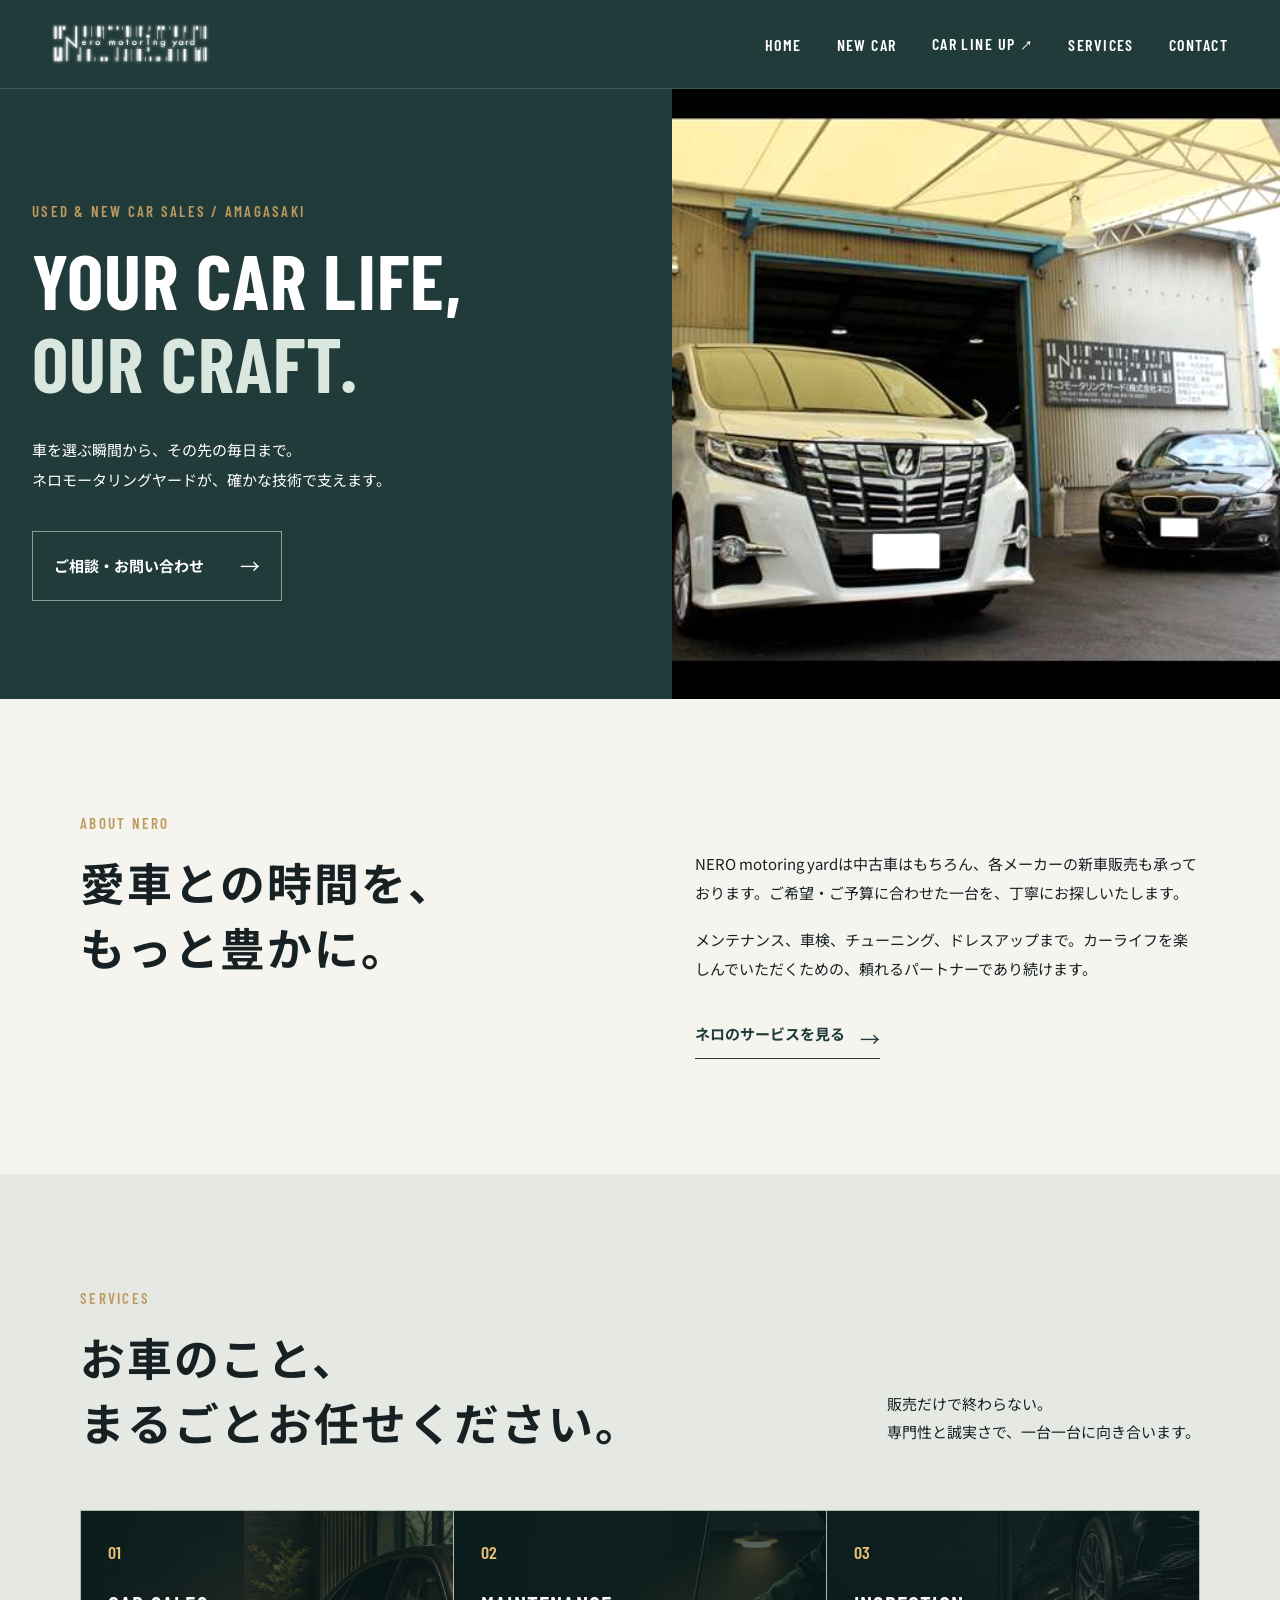
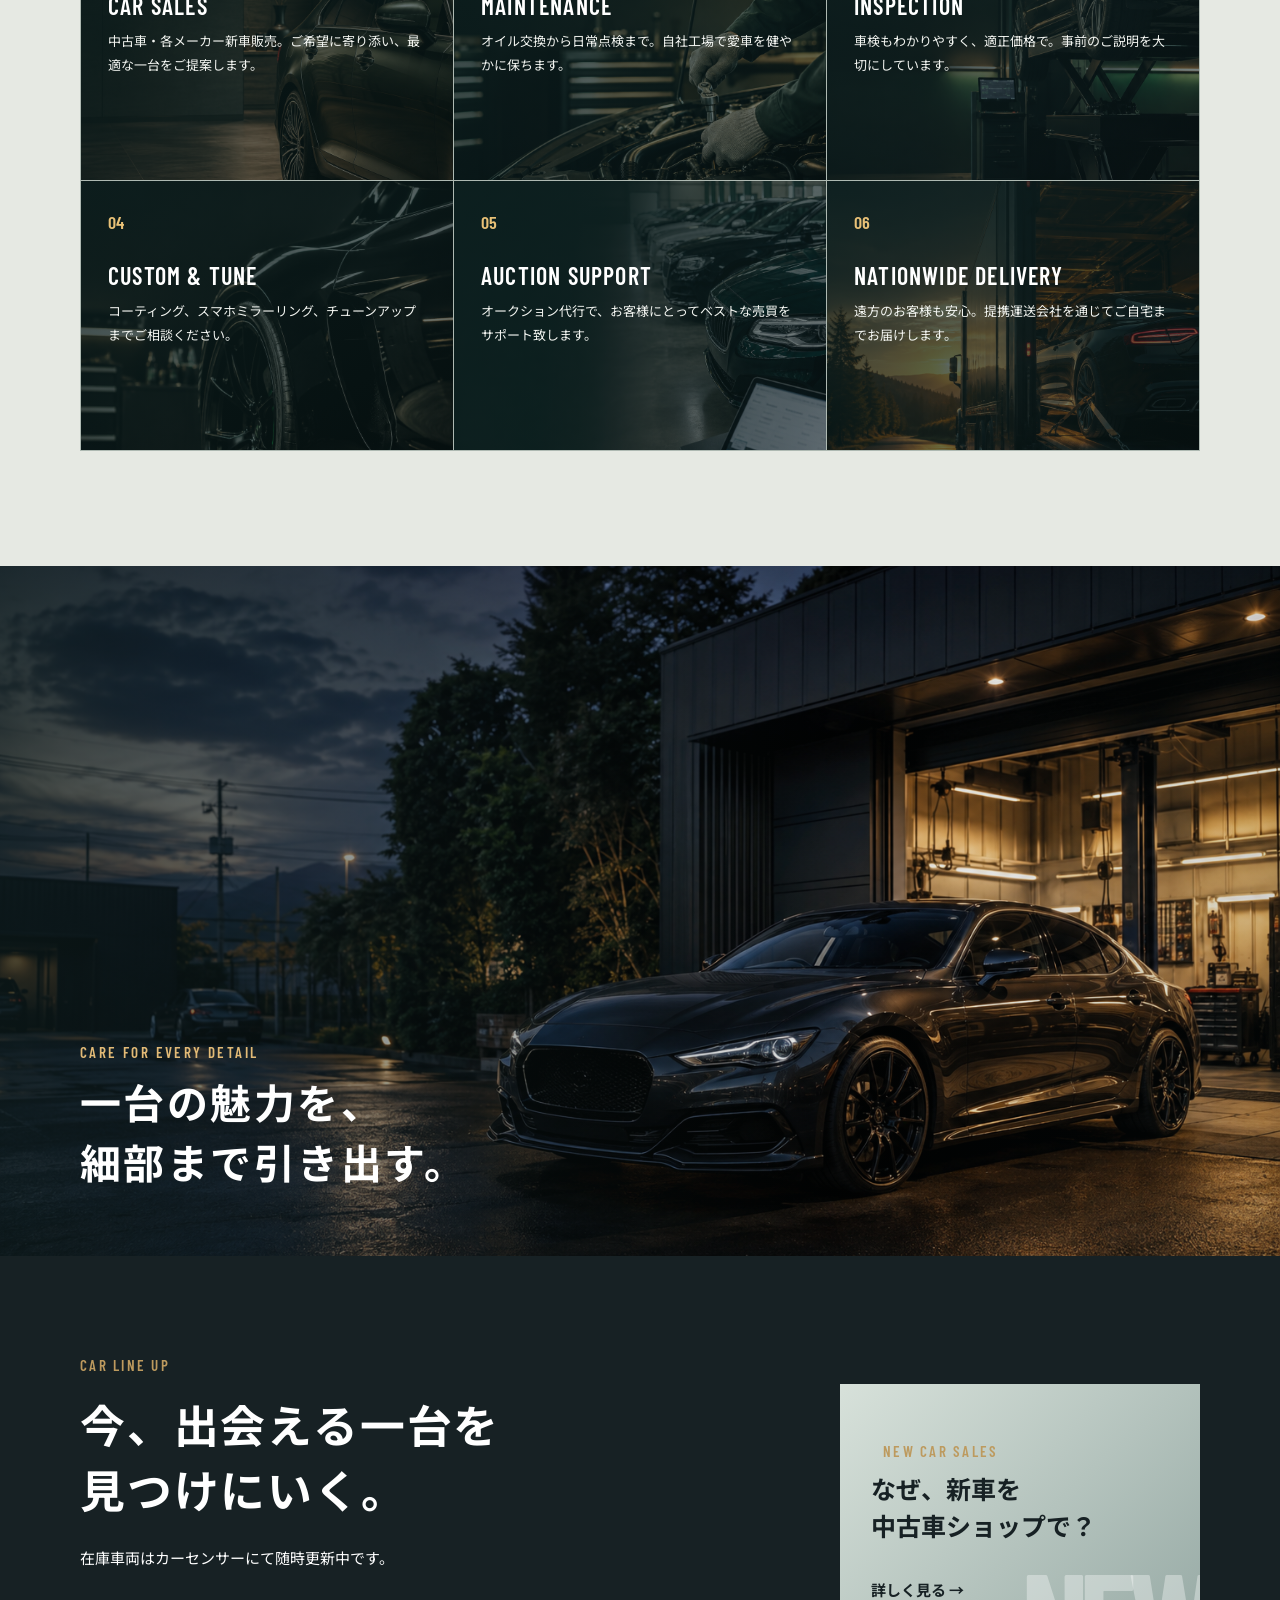
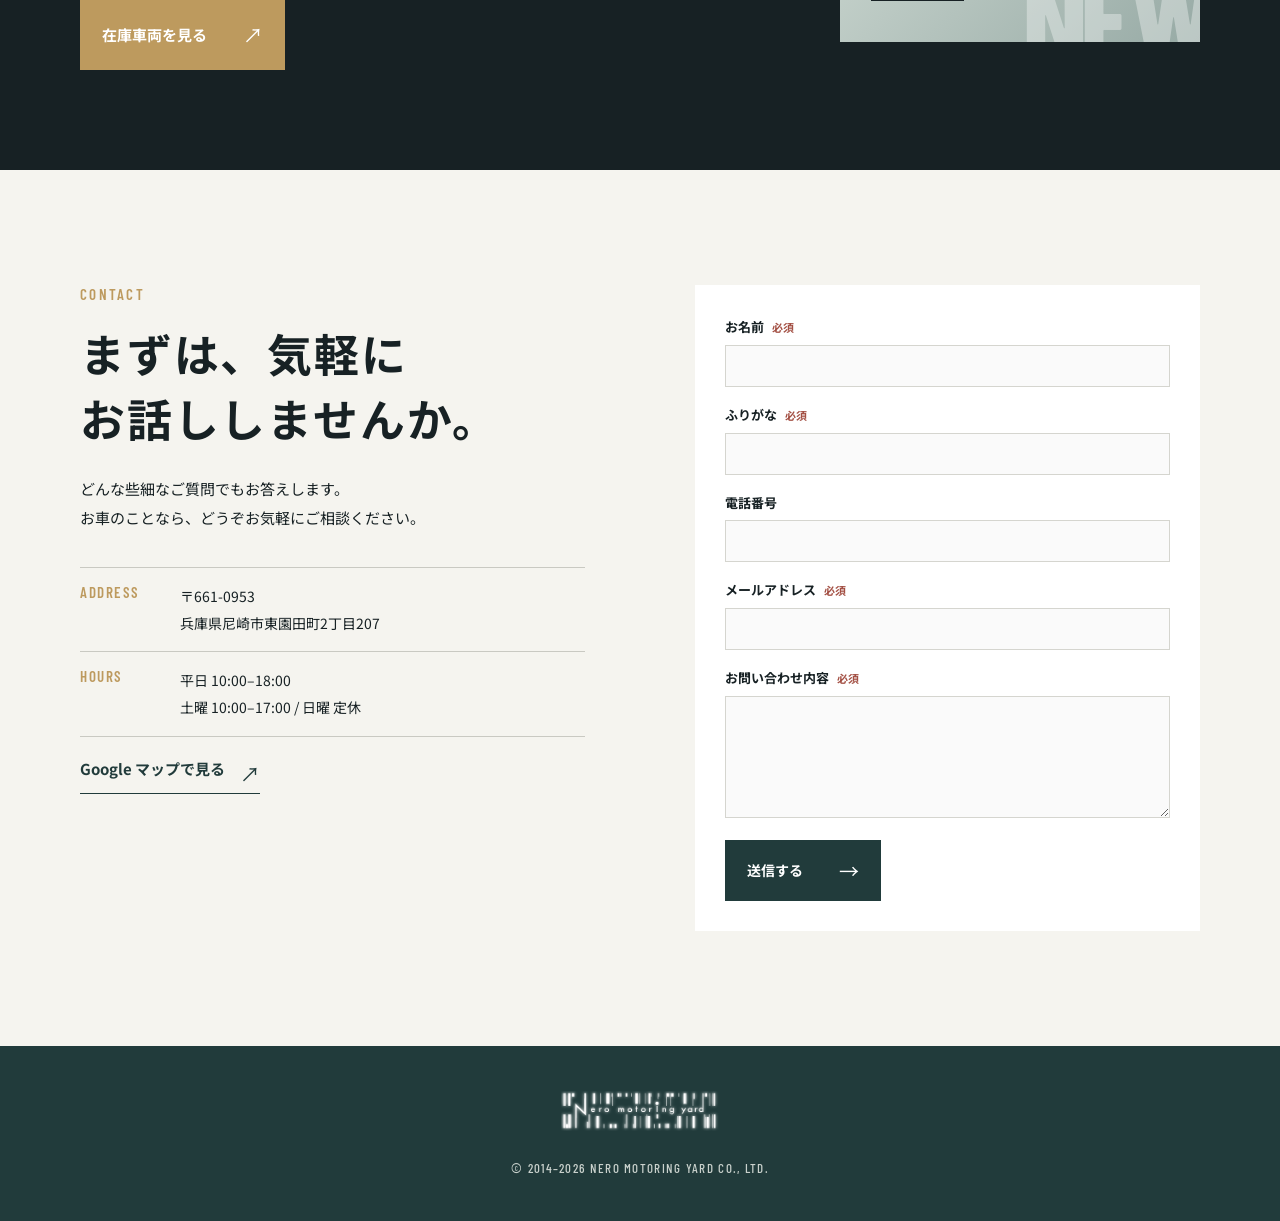
<file: index.html>
<!doctype html>
<html lang="ja">
<head>
  <meta charset="utf-8">
  <meta name="viewport" content="width=device-width, initial-scale=1">
  <meta name="description" content="兵庫県尼崎市のネロモータリングヤード。中古車・新車販売から整備、車検、カスタムまでカーライフをトータルサポートします。">
  <title>NERO MOTORING YARD｜関西中古車販売・車検・整備</title>
  <link rel="icon" href="/favicon.ico">
  <link rel="preconnect" href="https://fonts.googleapis.com">
  <link rel="preconnect" href="https://fonts.gstatic.com" crossorigin>
  <link href="https://fonts.googleapis.com/css2?family=Barlow+Condensed:wght@500;600;700&family=Noto+Sans+JP:wght@400;500;700&display=swap" rel="stylesheet">
  <link rel="stylesheet" href="/styles.css">
</head>
<body>
  <header class="site-header"><div class="header-inner">
    <a class="brand" href="#top" aria-label="NERO MOTORING YARD ホーム"><img src="/assets/logo.png" alt=""><span>NERO<br><small>MOTORING YARD</small></span></a>
    <button class="menu-button" aria-expanded="false" aria-controls="nav">MENU <span></span></button>
    <nav id="nav" class="nav"><a href="#top">HOME</a><a href="/newcar.html">NEW CAR</a><a href="https://www.carsensor.net/shop/hyogo/227070001/stocklist/" target="_blank" rel="noopener">CAR LINE UP <i>↗</i></a><a href="#services">SERVICES</a><a href="#contact">CONTACT</a></nav>
  </div></header>
  <main id="top">
    <section class="hero"><div class="hero-copy"><p class="eyebrow">USED & NEW CAR SALES / AMAGASAKI</p><h1>YOUR CAR LIFE,<br><em>OUR CRAFT.</em></h1><p class="lead">車を選ぶ瞬間から、その先の毎日まで。<br>ネロモータリングヤードが、確かな技術で支えます。</p><a class="button button-light" href="#contact">ご相談・お問い合わせ <b>→</b></a></div><div class="hero-image"><img src="/assets/hero.jpg" alt="ネロモータリングヤードの車両"></div></section>
    <section class="intro section"><div class="section-kicker">ABOUT NERO</div><div class="intro-grid"><h2>愛車との時間を、<br>もっと豊かに。</h2><div><p>NERO motoring yardは中古車はもちろん、各メーカーの新車販売も承っております。ご希望・ご予算に合わせた一台を、丁寧にお探しいたします。</p><p>メンテナンス、車検、チューニング、ドレスアップまで。カーライフを楽しんでいただくための、頼れるパートナーであり続けます。</p><a class="text-link" href="#services">ネロのサービスを見る <b>→</b></a></div></div></section>
    <section id="services" class="services section"><div class="section-heading"><div><p class="section-kicker">SERVICES</p><h2>お車のこと、<br>まるごとお任せください。</h2></div><p>販売だけで終わらない。<br>専門性と誠実さで、一台一台に向き合います。</p></div><div class="service-grid">
      <article class="service-card service-sales"><span>01</span><h3>CAR SALES</h3><p>中古車・各メーカー新車販売。ご希望に寄り添い、最適な一台をご提案します。</p></article>
      <article class="service-card service-maintenance"><span>02</span><h3>MAINTENANCE</h3><p>オイル交換から日常点検まで。自社工場で愛車を健やかに保ちます。</p></article>
      <article class="service-card service-inspection"><span>03</span><h3>INSPECTION</h3><p>車検もわかりやすく、適正価格で。事前のご説明を大切にしています。</p></article>
      <article class="service-card service-custom"><span>04</span><h3>CUSTOM & TUNE</h3><p>コーティング、スマホミラーリング、チューンアップまでご相談ください。</p></article>
      <article class="service-card service-auction"><span>05</span><h3>AUCTION SUPPORT</h3><p>オークション代行で、お客様にとってベストな売買をサポート致します。</p></article>
      <article class="service-card service-delivery"><span>06</span><h3>NATIONWIDE DELIVERY</h3><p>遠方のお客様も安心。提携運送会社を通じてご自宅までお届けします。</p></article>
    </div></section>
    <section class="feature-photo"><img src="/assets/workshop-feature.png" alt="夕暮れのネロモータリングヤードをイメージした整備工場と車両"><div class="feature-caption"><p>CARE FOR EVERY DETAIL</p><strong>一台の魅力を、<br>細部まで引き出す。</strong></div></section>
    <section class="stock"><div class="stock-content"><p class="section-kicker">CAR LINE UP</p><h2>今、出会える一台を<br>見つけにいく。</h2><p>在庫車両はカーセンサーにて随時更新中です。</p><a class="button" href="https://www.carsensor.net/shop/hyogo/227070001/stocklist/" target="_blank" rel="noopener">在庫車両を見る <b>↗</b></a></div><a class="stock-card stock-card-new" href="/newcar.html"><p class="section-kicker">NEW CAR SALES</p><h3>なぜ、新車を<br>中古車ショップで？</h3><span>詳しく見る →</span></a></section>
    <section id="contact" class="contact section"><div class="contact-copy"><p class="section-kicker">CONTACT</p><h2>まずは、気軽に<br>お話ししませんか。</h2><p>どんな些細なご質問でもお答えします。<br>お車のことなら、どうぞお気軽にご相談ください。</p><dl><div><dt>ADDRESS</dt><dd>〒661-0953<br>兵庫県尼崎市東園田町2丁目207</dd></div><div><dt>HOURS</dt><dd>平日 10:00–18:00<br>土曜 10:00–17:00 / 日曜 定休</dd></div></dl><a class="text-link" href="https://maps.google.com/?q=兵庫県尼崎市東園田町2丁目207" target="_blank" rel="noopener">Google マップで見る <b>↗</b></a></div>
      <form class="contact-form" name="contact" method="POST" data-netlify="true" netlify-honeypot="bot-field"><input type="hidden" name="form-name" value="contact"><p class="hidden"><label>Don't fill this out: <input name="bot-field"></label></p><label>お名前 <em>必須</em><input name="name" required autocomplete="name"></label><label>ふりがな <em>必須</em><input name="kana" required></label><label>電話番号<input type="tel" name="tel" autocomplete="tel"></label><label>メールアドレス <em>必須</em><input type="email" name="email" required autocomplete="email"></label><label>お問い合わせ内容 <em>必須</em><textarea name="message" rows="5" required></textarea></label><button class="button" type="submit">送信する <b>→</b></button></form>
    </section>
  </main>
  <footer><a class="brand footer-brand" href="#top"><img src="/assets/logo.png" alt=""><span>NERO<br><small>MOTORING YARD</small></span></a><p>© 2014–2026 NERO MOTORING YARD CO., LTD.</p></footer>
  <script src="/script.js"></script>
</body></html>
</file>
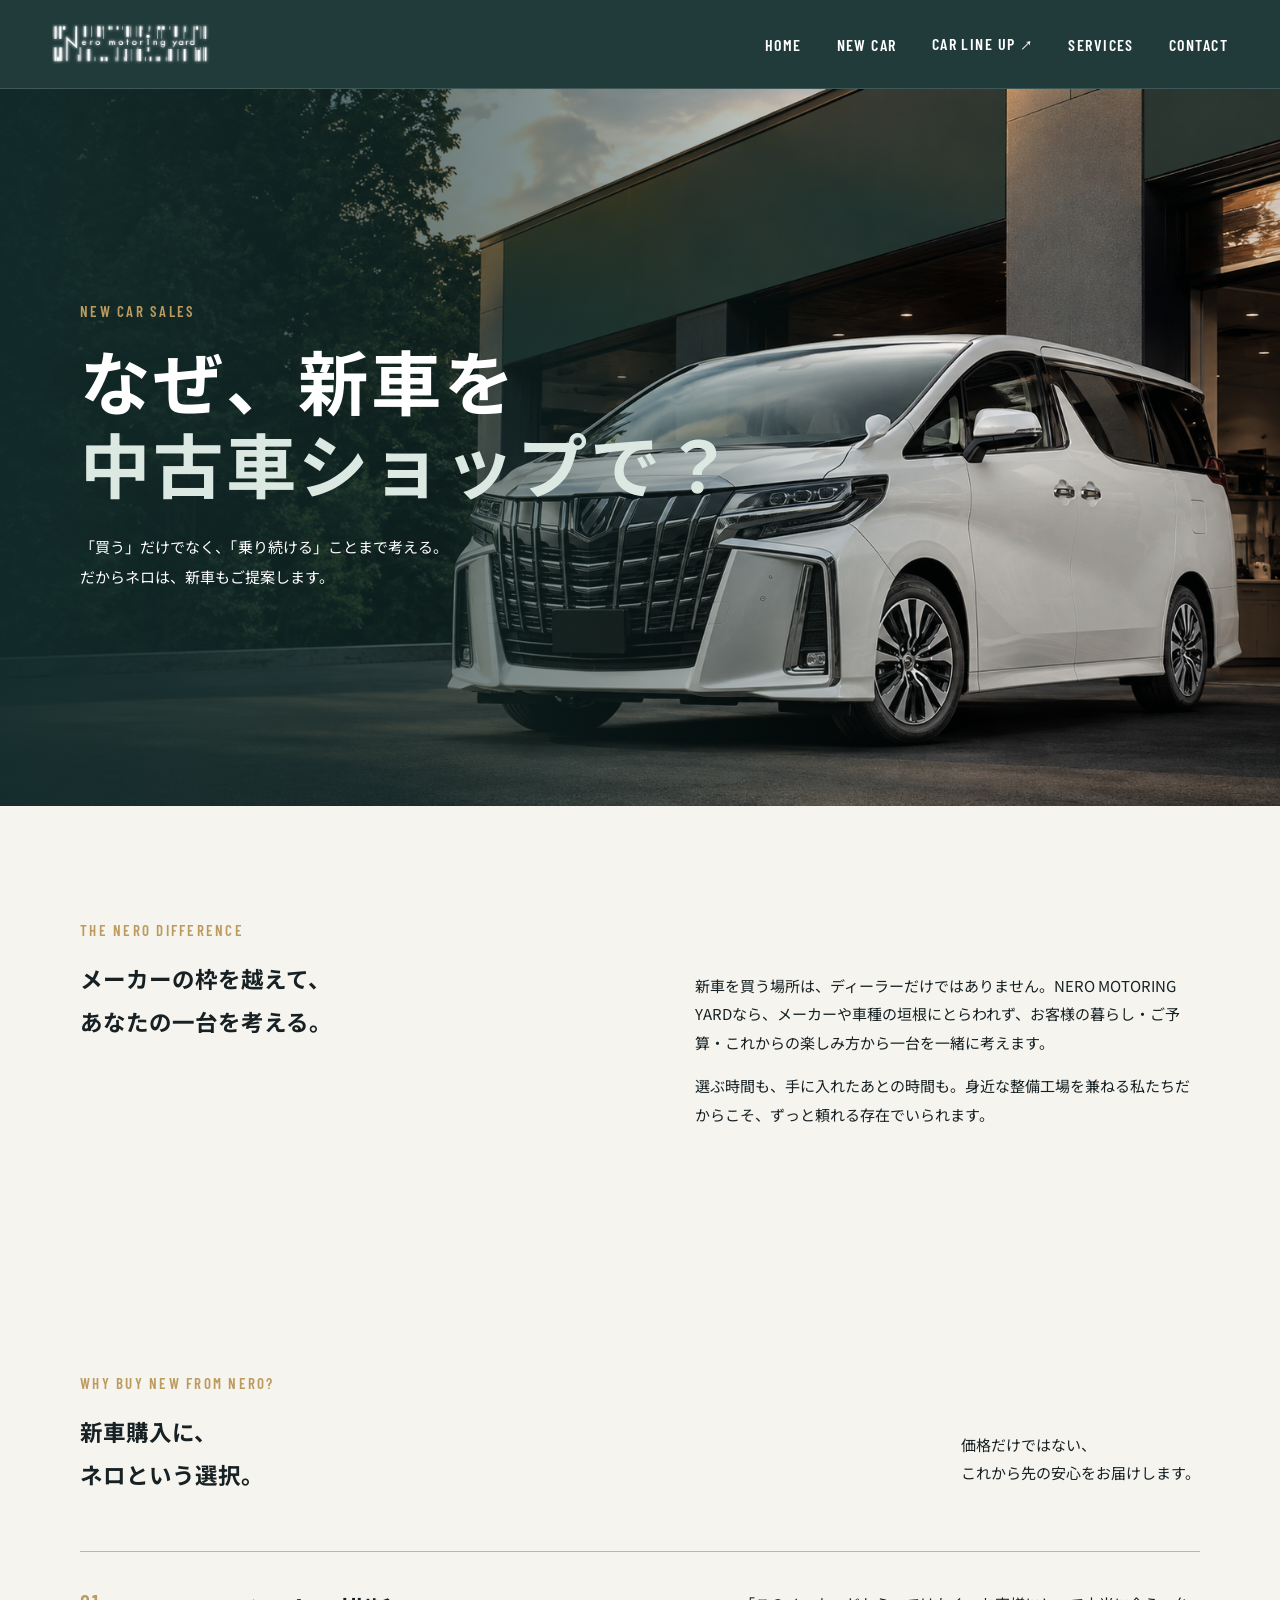
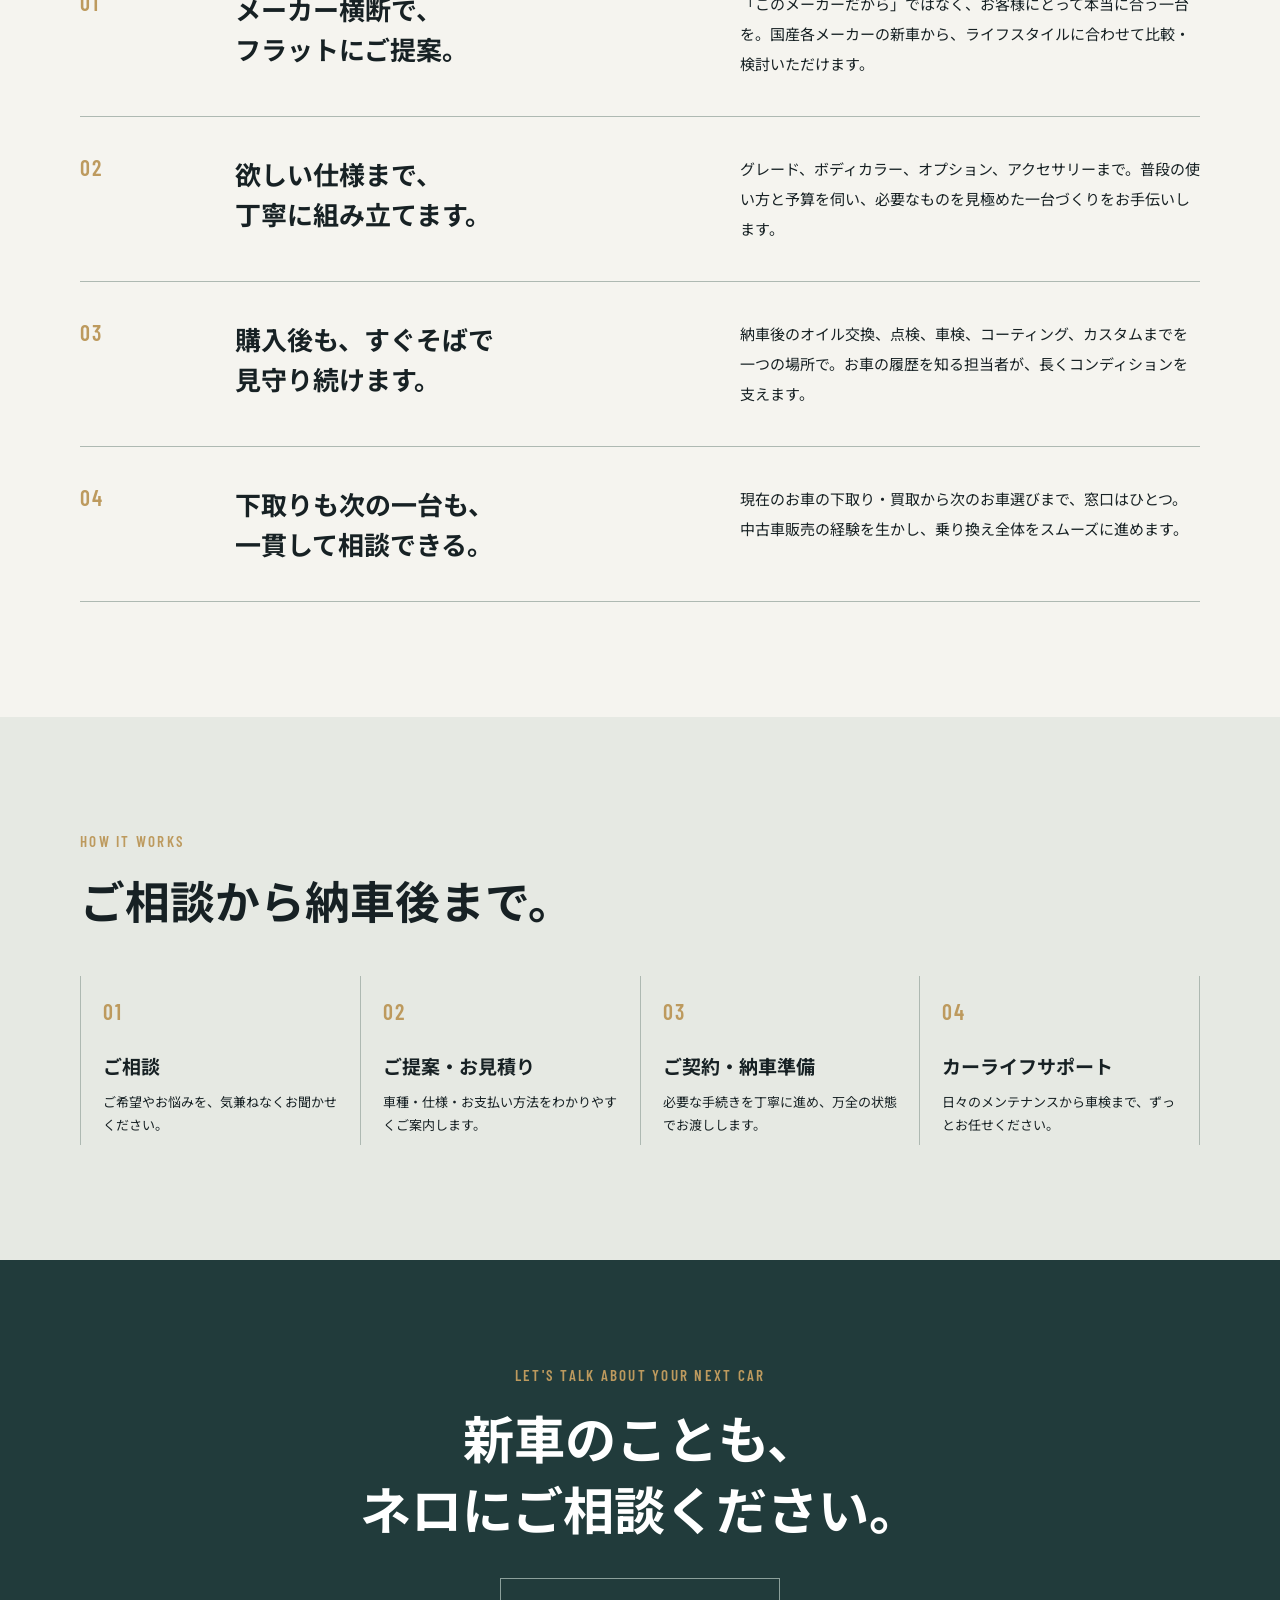
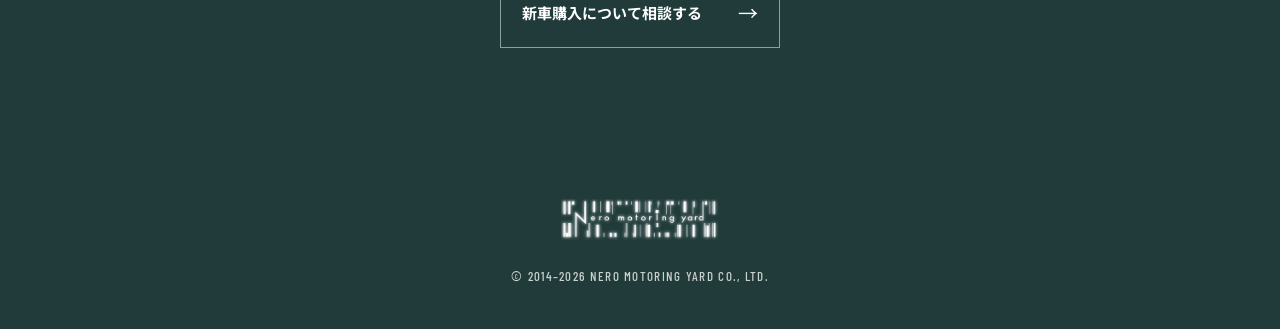
<file: newcar.html>
<!doctype html>
<html lang="ja">
<head>
  <meta charset="utf-8"><meta name="viewport" content="width=device-width, initial-scale=1">
  <meta name="description" content="ネロモータリングヤードの新車販売。中古車ショップならではの柔軟な提案と、購入後まで続くサポートをお届けします。">
  <title>新車販売｜NERO MOTORING YARD</title><link rel="icon" href="/favicon.ico">
  <link rel="preconnect" href="https://fonts.googleapis.com"><link rel="preconnect" href="https://fonts.gstatic.com" crossorigin>
  <link href="https://fonts.googleapis.com/css2?family=Barlow+Condensed:wght@500;600;700&family=Noto+Sans+JP:wght@400;500;700&display=swap" rel="stylesheet"><link rel="stylesheet" href="/styles.css">
</head>
<body>
  <header class="site-header"><div class="header-inner"><a class="brand" href="/" aria-label="NERO MOTORING YARD ホーム"><img src="/assets/logo.png" alt=""><span>NERO<br><small>MOTORING YARD</small></span></a><button class="menu-button" aria-expanded="false" aria-controls="nav">MENU <span></span></button><nav id="nav" class="nav"><a href="/">HOME</a><a href="/newcar.html" aria-current="page">NEW CAR</a><a href="https://www.carsensor.net/shop/hyogo/227070001/stocklist/" target="_blank" rel="noopener">CAR LINE UP <i>↗</i></a><a href="/#services">SERVICES</a><a href="/#contact">CONTACT</a></nav></div></header>
  <main>
    <section class="newcar-hero"><img src="/assets/new-car-hero.png" alt="ネロモータリングヤードの新車販売をイメージした白いミニバン"><div class="newcar-hero-copy"><p class="eyebrow">NEW CAR SALES</p><h1>なぜ、新車を<br><em>中古車ショップで？</em></h1><p>「買う」だけでなく、「乗り続ける」ことまで考える。<br>だからネロは、新車もご提案します。</p></div></section>
    <section class="newcar-intro section"><p class="section-kicker">THE NERO DIFFERENCE</p><div class="intro-grid"><h2>メーカーの枠を越えて、<br>あなたの一台を考える。</h2><div><p>新車を買う場所は、ディーラーだけではありません。NERO MOTORING YARDなら、メーカーや車種の垣根にとらわれず、お客様の暮らし・ご予算・これからの楽しみ方から一台を一緒に考えます。</p><p>選ぶ時間も、手に入れたあとの時間も。身近な整備工場を兼ねる私たちだからこそ、ずっと頼れる存在でいられます。</p></div></div></section>
    <section class="reasons section"><div class="section-heading"><div><p class="section-kicker">WHY BUY NEW FROM NERO?</p><h2>新車購入に、<br>ネロという選択。</h2></div><p>価格だけではない、<br>これから先の安心をお届けします。</p></div><div class="reason-list"><article><span>01</span><div><h3>メーカー横断で、<br>フラットにご提案。</h3><p>「このメーカーだから」ではなく、お客様にとって本当に合う一台を。国産各メーカーの新車から、ライフスタイルに合わせて比較・検討いただけます。</p></div></article><article><span>02</span><div><h3>欲しい仕様まで、<br>丁寧に組み立てます。</h3><p>グレード、ボディカラー、オプション、アクセサリーまで。普段の使い方と予算を伺い、必要なものを見極めた一台づくりをお手伝いします。</p></div></article><article><span>03</span><div><h3>購入後も、すぐそばで<br>見守り続けます。</h3><p>納車後のオイル交換、点検、車検、コーティング、カスタムまでを一つの場所で。お車の履歴を知る担当者が、長くコンディションを支えます。</p></div></article><article><span>04</span><div><h3>下取りも次の一台も、<br>一貫して相談できる。</h3><p>現在のお車の下取り・買取から次のお車選びまで、窓口はひとつ。中古車販売の経験を生かし、乗り換え全体をスムーズに進めます。</p></div></article></div></section>
    <section class="newcar-process section"><p class="section-kicker">HOW IT WORKS</p><h2>ご相談から納車後まで。</h2><div class="process-grid"><div><b>01</b><h3>ご相談</h3><p>ご希望やお悩みを、気兼ねなくお聞かせください。</p></div><div><b>02</b><h3>ご提案・お見積り</h3><p>車種・仕様・お支払い方法をわかりやすくご案内します。</p></div><div><b>03</b><h3>ご契約・納車準備</h3><p>必要な手続きを丁寧に進め、万全の状態でお渡しします。</p></div><div><b>04</b><h3>カーライフサポート</h3><p>日々のメンテナンスから車検まで、ずっとお任せください。</p></div></div></section>
    <section class="newcar-cta"><p class="section-kicker">LET'S TALK ABOUT YOUR NEXT CAR</p><h2>新車のことも、<br>ネロにご相談ください。</h2><a class="button button-light" href="/#contact">新車購入について相談する <b>→</b></a></section>
  </main><footer><a class="brand footer-brand" href="/"><img src="/assets/logo.png" alt=""><span>NERO<br><small>MOTORING YARD</small></span></a><p>© 2014–2026 NERO MOTORING YARD CO., LTD.</p></footer><script src="/script.js"></script>
</body></html>
</file>
<file: styles.css>
:root{--ink:#172124;--pine:#213b3b;--mint:#d5dfd5;--paper:#f5f4ef;--gold:#bd9a5e}*{box-sizing:border-box}html{scroll-behavior:smooth}body{margin:0;background:var(--paper);color:var(--ink);font-family:'Noto Sans JP',sans-serif;font-size:15px;line-height:1.9}.site-header{background:#fff;position:sticky;top:0;z-index:10;border-bottom:1px solid #e8e7e0}.header-inner{height:88px;max-width:1240px;margin:auto;padding:0 32px;display:flex;align-items:center;justify-content:space-between}.brand img{display:block;width:205px;height:auto}.nav{display:flex;gap:35px;align-items:center}.nav a{font:600 16px 'Barlow Condensed',sans-serif;letter-spacing:.09em;color:var(--ink);text-decoration:none}.nav a:hover,.text-link:hover{color:var(--gold)}.nav i{font-style:normal;font-size:12px}.menu-button{display:none}.hero{min-height:610px;background:var(--pine);color:#fff;display:grid;grid-template-columns:minmax(0,1.05fr) minmax(430px,.95fr)}.hero-copy{padding:105px max(32px,calc((100vw - 1240px)/2)) 90px; padding-right:50px;align-self:center}.eyebrow,.section-kicker{font:600 15px 'Barlow Condensed',sans-serif;letter-spacing:.15em;color:var(--gold);margin:0 0 18px}.hero h1,h2,h3{font-family:'Noto Sans JP',sans-serif;margin:0}.hero h1{font:700 clamp(48px,6vw,83px)/1.08 'Barlow Condensed',sans-serif;letter-spacing:.015em}.hero h1 em{font-style:normal;color:#d9e7de}.lead{margin:31px 0 36px;line-height:2}.hero-image{overflow:hidden;min-height:460px}.hero-image img{height:100%;width:100%;object-fit:cover;filter:saturate(.8) contrast(1.05)}.button{display:inline-flex;gap:36px;align-items:center;padding:15px 21px;background:var(--pine);border:1px solid var(--pine);color:#fff;text-decoration:none;font-weight:700;transition:.2s}.button:hover{background:transparent;color:var(--pine)}.button-light{background:transparent;border-color:#8ca09b;color:#fff}.button-light:hover{background:#fff;color:var(--pine)}.button b,.text-link b{font-size:20px;font-weight:400}.section{padding:115px max(32px,calc((100vw - 1120px)/2))}.intro-grid{display:grid;grid-template-columns:1fr 1fr;gap:110px}.intro h2,.services h2,.contact h2,.stock h2{font-size:clamp(30px,3.5vw,48px);line-height:1.45;letter-spacing:.04em}.intro p{margin:0 0 19px}.text-link{display:inline-flex;margin-top:18px;gap:15px;color:var(--pine);font-weight:700;text-decoration:none;border-bottom:1px solid currentColor}.services{background:#e6e9e3}.section-heading{display:flex;justify-content:space-between;align-items:flex-end;margin-bottom:55px}.section-heading>p{margin:0 0 8px}.service-grid{display:grid;grid-template-columns:repeat(3,1fr);border-top:1px solid #aeb9b2;border-left:1px solid #aeb9b2}.service-grid article{padding:28px 27px 32px;border-right:1px solid #aeb9b2;border-bottom:1px solid #aeb9b2}.service-grid span{font:600 18px 'Barlow Condensed';color:var(--gold)}.service-grid h3{font:600 24px 'Barlow Condensed';letter-spacing:.05em;margin:24px 0 9px}.service-grid p{font-size:13px;line-height:1.8;margin:0}.stock{padding:100px max(32px,calc((100vw - 1120px)/2));background:var(--ink);color:#fff;display:flex;gap:9%;align-items:center}.stock-content{flex:1}.stock-content>p:not(.section-kicker){margin:22px 0 28px}.stock .button{background:var(--gold);border-color:var(--gold)}.stock .button:hover{background:transparent;color:#fff}.stock-card{background:#f5f4ef;color:var(--ink);width:360px;padding:12px 12px 22px}.stock-card img{width:100%;display:block}.stock-card p{margin:17px 12px 0;line-height:1.7}.contact{display:grid;grid-template-columns:1fr 1fr;gap:110px}.contact-copy>p:not(.section-kicker){margin:24px 0 35px}.contact dl{border-top:1px solid #c9c9c2;margin:0}.contact dl div{padding:15px 0;border-bottom:1px solid #c9c9c2;display:grid;grid-template-columns:100px 1fr}.contact dt{font:600 15px 'Barlow Condensed';letter-spacing:.1em;color:var(--gold)}.contact dd{margin:0;font-size:14px}.contact-form{padding:30px;background:#fff}.contact-form label{display:block;font-size:13px;font-weight:700;margin-bottom:16px}.contact-form em{color:#a34f43;font-style:normal;font-size:11px;margin-left:5px}.contact-form input,.contact-form textarea{display:block;width:100%;margin-top:5px;border:1px solid #d5d5cf;background:#fafafa;padding:10px;font:14px 'Noto Sans JP',sans-serif}.contact-form input:focus,.contact-form textarea:focus{outline:2px solid #b9c9c0;border-color:var(--pine)}.contact-form .button{font:700 14px 'Noto Sans JP',sans-serif;cursor:pointer;margin-top:6px}.hidden{display:none}footer{background:var(--pine);color:#c9d1cc;padding:45px 32px;text-align:center}.footer-brand{display:inline-block}.footer-brand img{filter:brightness(0) invert(1);width:180px}footer p{font:500 13px 'Barlow Condensed';letter-spacing:.1em;margin:20px 0 0}@media(max-width:760px){.header-inner{height:70px;padding:0 20px}.brand img{width:155px}.menu-button{display:flex;border:0;background:none;font:600 15px 'Barlow Condensed';letter-spacing:.1em;gap:8px;align-items:center}.menu-button span,.menu-button span:before,.menu-button span:after{content:'';display:block;width:18px;height:1px;background:#172124;position:relative}.menu-button span:before{position:absolute;top:-5px}.menu-button span:after{position:absolute;top:5px}.nav{display:none;position:absolute;left:0;right:0;top:69px;background:#fff;padding:20px;flex-direction:column;align-items:flex-start;gap:18px;border-bottom:1px solid #ddd}.nav.open{display:flex}.hero{grid-template-columns:1fr}.hero-copy{padding:65px 28px 70px}.hero-image{min-height:260px;order:-1}.intro-grid,.contact{grid-template-columns:1fr;gap:35px}.section{padding:72px 25px}.section-heading{display:block}.section-heading>p{margin:20px 0 0}.service-grid{grid-template-columns:1fr 1fr}.stock{padding:70px 25px;display:block}.stock-card{width:100%;max-width:360px;margin:40px auto 0}.contact{gap:45px}.contact-form{padding:22px}.intro h2,.services h2,.contact h2,.stock h2{font-size:31px}}@media(max-width:390px){.service-grid{grid-template-columns:1fr}}
.site-header{background:var(--pine);border-bottom-color:#3d5857}.brand{display:flex;align-items:center;color:#fff;text-decoration:none;font:700 28px/.75 'Barlow Condensed';letter-spacing:.11em}.brand small{font-size:11px;letter-spacing:.22em}.brand img{width:40px;height:40px;object-fit:cover;object-position:left;filter:brightness(0) invert(1);margin-right:9px}.nav a{color:#fff}.footer-brand{display:inline-flex}.footer-brand img{width:40px;height:40px}@media(max-width:760px){.brand{font-size:22px}.brand img{width:33px;height:33px}.menu-button{color:#fff}.menu-button span,.menu-button span:before,.menu-button span:after{background:#fff}.nav{background:var(--pine);border-bottom-color:#3d5857}}
.feature-photo{position:relative;height:min(57vw,690px);min-height:410px;overflow:hidden;background:var(--ink)}.feature-photo>img{width:100%;height:100%;object-fit:cover;object-position:center}.feature-photo:after{content:'';position:absolute;inset:0;background:linear-gradient(90deg,rgba(14,29,30,.72),rgba(14,29,30,.08) 65%,rgba(14,29,30,.17))}.feature-caption{position:absolute;z-index:1;left:max(32px,calc((100vw - 1120px)/2));bottom:65px;color:#fff}.feature-caption p{font:600 15px 'Barlow Condensed';letter-spacing:.16em;color:#e2ba76;margin:0 0 11px}.feature-caption strong{font-size:clamp(25px,3.2vw,43px);line-height:1.45;letter-spacing:.06em}@media(max-width:760px){.feature-photo{height:510px;min-height:0}.feature-photo>img{object-position:58% center}.feature-caption{left:25px;bottom:42px}.feature-caption strong{font-size:27px}}
.stock-card-new{display:block;position:relative;overflow:hidden;background:linear-gradient(135deg,#d7e1da,#97aaa5);color:var(--ink);padding:38px 31px;text-decoration:none}.stock-card-new:after{content:'NEW';position:absolute;right:-10px;bottom:-52px;color:rgba(255,255,255,.35);font:700 132px 'Barlow Condensed';letter-spacing:-.07em}.stock-card-new h3{position:relative;z-index:1;font-size:25px;line-height:1.5;margin:5px 0 31px}.stock-card-new span{position:relative;z-index:1;font-weight:700;border-bottom:1px solid currentColor}.newcar-hero{position:relative;height:min(56vw,720px);min-height:510px;color:#fff;overflow:hidden;background:var(--pine)}.newcar-hero>img{width:100%;height:100%;object-fit:cover;object-position:center}.newcar-hero:after{content:'';position:absolute;inset:0;background:linear-gradient(90deg,rgba(18,45,44,.91),rgba(18,45,44,.53) 42%,rgba(18,45,44,.03) 75%)}.newcar-hero-copy{position:absolute;z-index:1;left:max(32px,calc((100vw - 1120px)/2));top:50%;transform:translateY(-50%)}.newcar-hero h1{font:700 clamp(43px,5.5vw,74px)/1.18 'Noto Sans JP';letter-spacing:.04em;margin:0}.newcar-hero h1 em{font-style:normal;color:#dce9e2}.newcar-hero-copy>p:last-child{margin:27px 0 0;line-height:2}.reason-list{border-top:1px solid #aeb9b2}.reason-list article{display:grid;grid-template-columns:110px 1fr;gap:45px;padding:37px 0;border-bottom:1px solid #aeb9b2}.reason-list article>span,.process-grid b{font:600 22px 'Barlow Condensed';letter-spacing:.1em;color:var(--gold)}.reason-list article>div{display:grid;grid-template-columns:1fr 1fr;gap:45px}.reason-list h3{font-size:26px;line-height:1.55}.reason-list p{margin:0;line-height:2}.newcar-process{background:#e6e9e3}.newcar-process>h2{font-size:clamp(30px,3.5vw,48px);line-height:1.45;margin-bottom:43px}.process-grid{display:grid;grid-template-columns:repeat(4,1fr);border-left:1px solid #aeb9b2}.process-grid>div{padding:22px 22px 8px;border-right:1px solid #aeb9b2}.process-grid h3{font-size:19px;margin:19px 0 6px}.process-grid p{font-size:13px;line-height:1.8;margin:0}.newcar-cta{padding:106px 25px;text-align:center;background:var(--pine);color:#fff}.newcar-cta h2{font-size:clamp(31px,4vw,52px);line-height:1.4;margin:0 0 33px}@media(max-width:760px){.newcar-hero{height:560px;min-height:0}.newcar-hero>img{object-position:67% center}.newcar-hero:after{background:linear-gradient(90deg,rgba(18,45,44,.9),rgba(18,45,44,.33))}.newcar-hero-copy{left:25px;right:20px}.newcar-hero h1{font-size:39px}.reason-list article{grid-template-columns:1fr;gap:12px;padding:27px 0}.reason-list article>div{display:block}.reason-list h3{font-size:22px;margin:0 0 14px}.process-grid{grid-template-columns:1fr 1fr}.process-grid>div{padding:20px;border-bottom:1px solid #aeb9b2}.stock-card-new{margin-top:40px;min-height:250px}}
.service-card{position:relative;isolation:isolate;min-height:270px;color:#fff;background-size:cover;background-position:center;overflow:hidden}.service-card:before{content:'';position:absolute;z-index:-1;inset:0;background:linear-gradient(145deg,rgba(12,31,31,.88),rgba(12,31,31,.48))}.service-card span{color:#e9c177}.service-card h3{color:#fff}.service-card p{color:#f2f4f0}.service-sales{background-image:url('/assets/service-sales.png')}.service-maintenance{background-image:url('/assets/service-maintenance.png')}.service-inspection{background-image:url('/assets/service-inspection.png')}.service-custom{background-image:url('/assets/service-custom.png')}.service-auction{background-image:url('/assets/service-auction.png')}.service-delivery{background-image:url('/assets/service-delivery.png')}@media(max-width:760px){.service-card{min-height:240px}}
.brand img{width:158px;height:auto;object-fit:contain;object-position:center;margin-right:0}.brand span{display:none}.footer-brand img{width:158px;height:auto}@media(max-width:760px){.brand img{width:134px;height:auto}}
</file>
